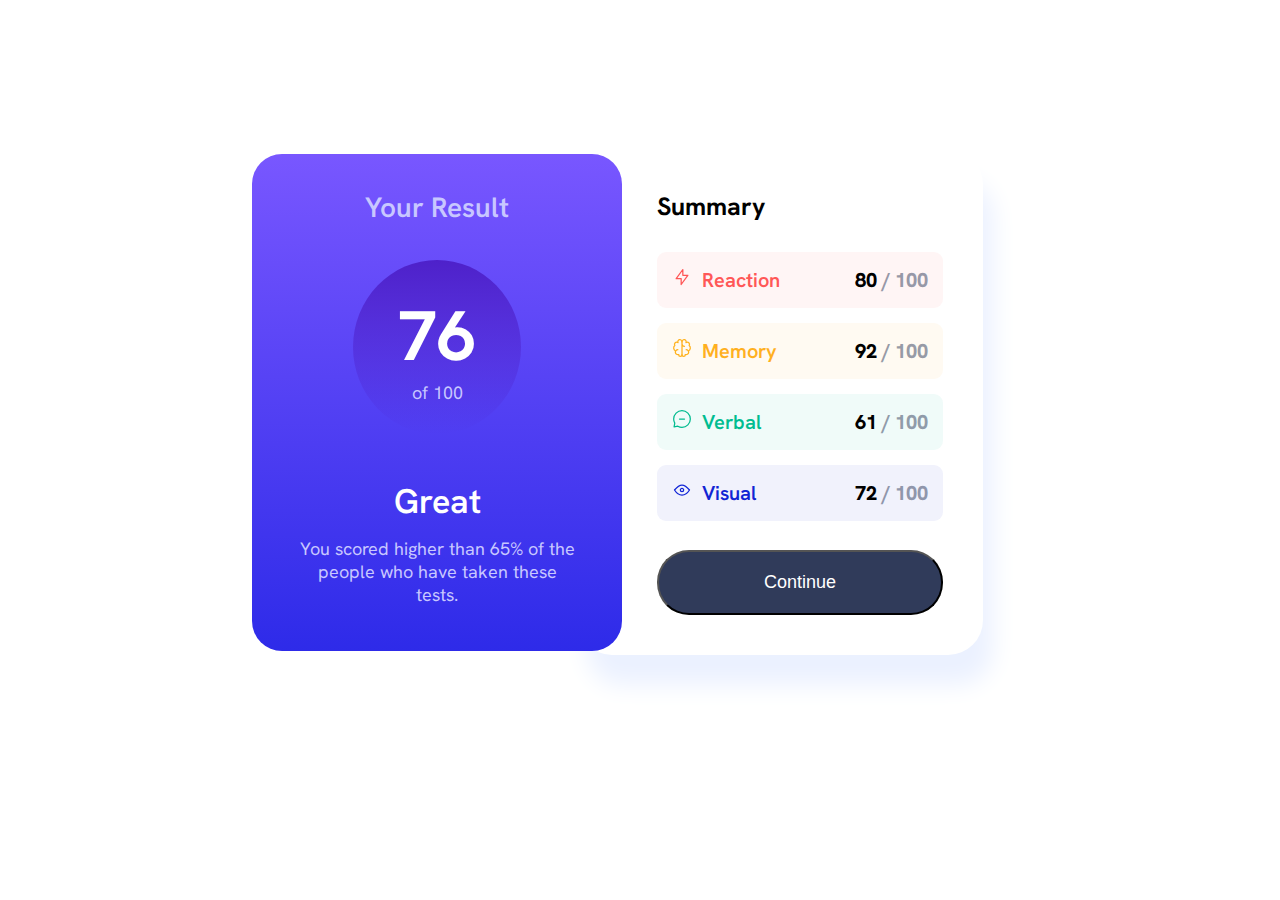
<file: index.html>
<!DOCTYPE html>
<html lang="en">
<head>
  <meta charset="UTF-8">
  <meta name="viewport" content="width=device-width, initial-scale=1.0"> <!-- displays site properly based on user's device -->

  <link rel="icon" type="image/png" sizes="32x32" href="./assets/images/favicon-32x32.png">
  
  <title>Frontend Mentor | Results summary component</title>

  <!-- Feel free to remove these styles or customise in your own stylesheet 👍 -->
   <link rel="stylesheet" href="style.css">
  
</head>
<body>
<div class="container">
  <div class="result">
    <h3>Your Result</h3>
    <div class="circle">
      <p><span class="total-score">76</span> of 100</p>
      

    </div>
    
    <div class="percentile-div">
      <p class="great">Great</p>
      <p class="percentile">You scored higher than 65% of the people who have taken these tests.</p>
    </div>
    
  </div>

  <div class="summary">
    <h2>Summary</h2>
    <div class="summary-items-div">
      <div class="summary-item">
        <div class="flex-group">
      <svg xmlns="http://www.w3.org/2000/svg" width="20" height="20" fill="none" viewBox="0 0 20 20"><path stroke="#F55" stroke-linecap="round" stroke-linejoin="round" stroke-width="1.25" d="M10.833 8.333V2.5l-6.666 9.167h5V17.5l6.666-9.167h-5Z"/></svg>
  
           <p class="summary-item-title">Reaction</p>
        </div>
        <p class="summary-item-score"><span>80</span> / 100</p>
        
  
      </div>
      <div class="summary-item">
        <div class="flex-group">
          <svg xmlns="http://www.w3.org/2000/svg" width="20" height="20" fill="none" viewBox="0 0 20 20"><path stroke="#FFB21E" stroke-linecap="round" stroke-linejoin="round" stroke-width="1.25" d="M5.833 11.667a2.5 2.5 0 1 0 .834 4.858"/><path stroke="#FFB21E" stroke-linecap="round" stroke-linejoin="round" stroke-width="1.25" d="M3.553 13.004a3.333 3.333 0 0 1-.728-5.53m.025-.067a2.083 2.083 0 0 1 2.983-2.824m.199.054A2.083 2.083 0 1 1 10 3.75v12.917a1.667 1.667 0 0 1-3.333 0M10 5.833a2.5 2.5 0 0 0 2.5 2.5m1.667 3.334a2.5 2.5 0 1 1-.834 4.858"/><path stroke="#FFB21E" stroke-linecap="round" stroke-linejoin="round" stroke-width="1.25" d="M16.447 13.004a3.334 3.334 0 0 0 .728-5.53m-.025-.067a2.083 2.083 0 0 0-2.983-2.824M10 3.75a2.085 2.085 0 0 1 2.538-2.033 2.084 2.084 0 0 1 1.43 2.92m-.635 12.03a1.667 1.667 0 0 1-3.333 0"/></svg>
  
           <p class="summary-item-title">Memory</p>
        </div>
        <p class="summary-item-score"><span>92</span> / 100</p>
        
  
      </div>
      <div class="summary-item">
        <div class="flex-group">
          <svg xmlns="http://www.w3.org/2000/svg" width="20" height="20" fill="none" viewBox="0 0 20 20"><path stroke="#00BB8F" stroke-linecap="round" stroke-linejoin="round" stroke-width="1.25" d="M7.5 10h5M10 18.333A8.333 8.333 0 1 0 1.667 10c0 1.518.406 2.942 1.115 4.167l-.699 3.75 3.75-.699A8.295 8.295 0 0 0 10 18.333Z"/></svg>
  
           <p class="summary-item-title">Verbal</p>
        </div>
        <p class="summary-item-score"><span>61</span> / 100</p>
        
  
      </div>
      <div class="summary-item">
        <div class="flex-group">
          <svg xmlns="http://www.w3.org/2000/svg" width="20" height="20" fill="none" viewBox="0 0 20 20"><path stroke="#1125D6" stroke-linecap="round" stroke-linejoin="round" stroke-width="1.25" d="M10 11.667a1.667 1.667 0 1 0 0-3.334 1.667 1.667 0 0 0 0 3.334Z"/><path stroke="#1125D6" stroke-linecap="round" stroke-linejoin="round" stroke-width="1.25" d="M17.5 10c-1.574 2.492-4.402 5-7.5 5s-5.926-2.508-7.5-5C4.416 7.632 6.66 5 10 5s5.584 2.632 7.5 5Z"/></svg>
  
           <p class="summary-item-title">Visual</p>
        </div>
        <p class="summary-item-score"><span>72</span> / 100</p>
        
  
      </div>
    </div>
    
    <button>Continue</button>
  </div>


  </div>
 <!-- <div class="attribution">
    Challenge by <a href="https://www.frontendmentor.io?ref=challenge" target="_blank">Frontend Mentor</a>. 
    Coded by <a href="#">Huzaifa Gohar</a>. 
    </div>-->
  
</body>
</html>
</file>
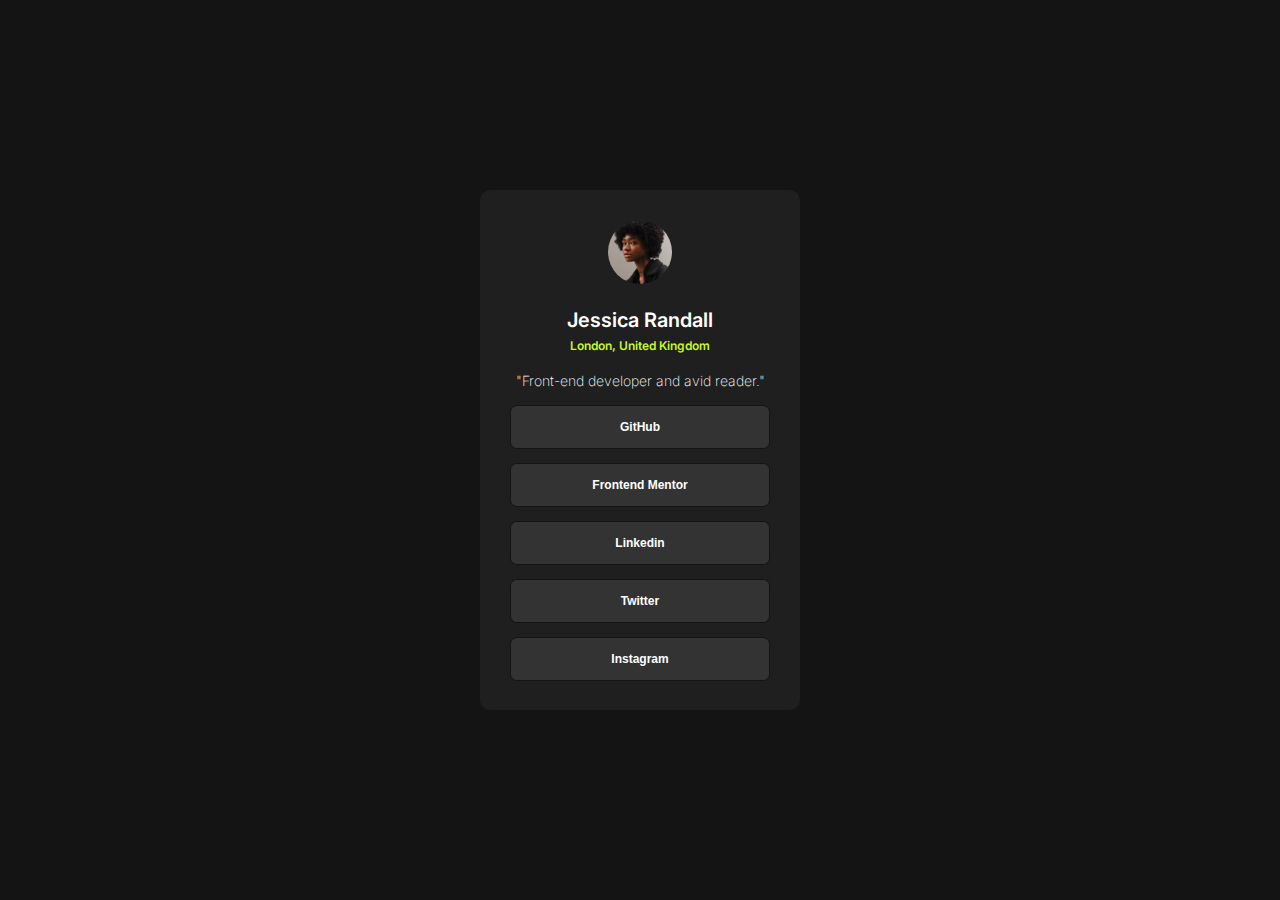
<file: social-links/index.html>
<!DOCTYPE html>
<html lang="en">
<head>
    <meta charset="UTF-8">
    <meta name="viewport" content="width=device-width, initial-scale=1.0">
    <title>Document</title>
    <link rel="stylesheet" href="social-links.css">
    <link rel="preconnect" href="https://fonts.googleapis.com">
<link rel="preconnect" href="https://fonts.gstatic.com" crossorigin>
<link href="https://fonts.googleapis.com/css2?family=Inter:wght@100..900&display=swap" rel="stylesheet">

</head>
<body>
    <div class="background" >
       
      <div class="container">
        
            <img class="profile-picture" src="assets/images/avatar-jessica.jpeg" >
            <p class="name">Jessica Randall</p>
            <p class="location">London, United Kingdom</p>
            <p class="description">"Front-end developer and avid reader."</p>
            <div class="grid">
            <button>GitHub</button>
            <button>Frontend Mentor</button>
            <button>Linkedin</button>
            <button>Twitter</button>
            <button>Instagram</button>
        </div> 
      </div> 
    </div>
    
</body>
</html>
</file>
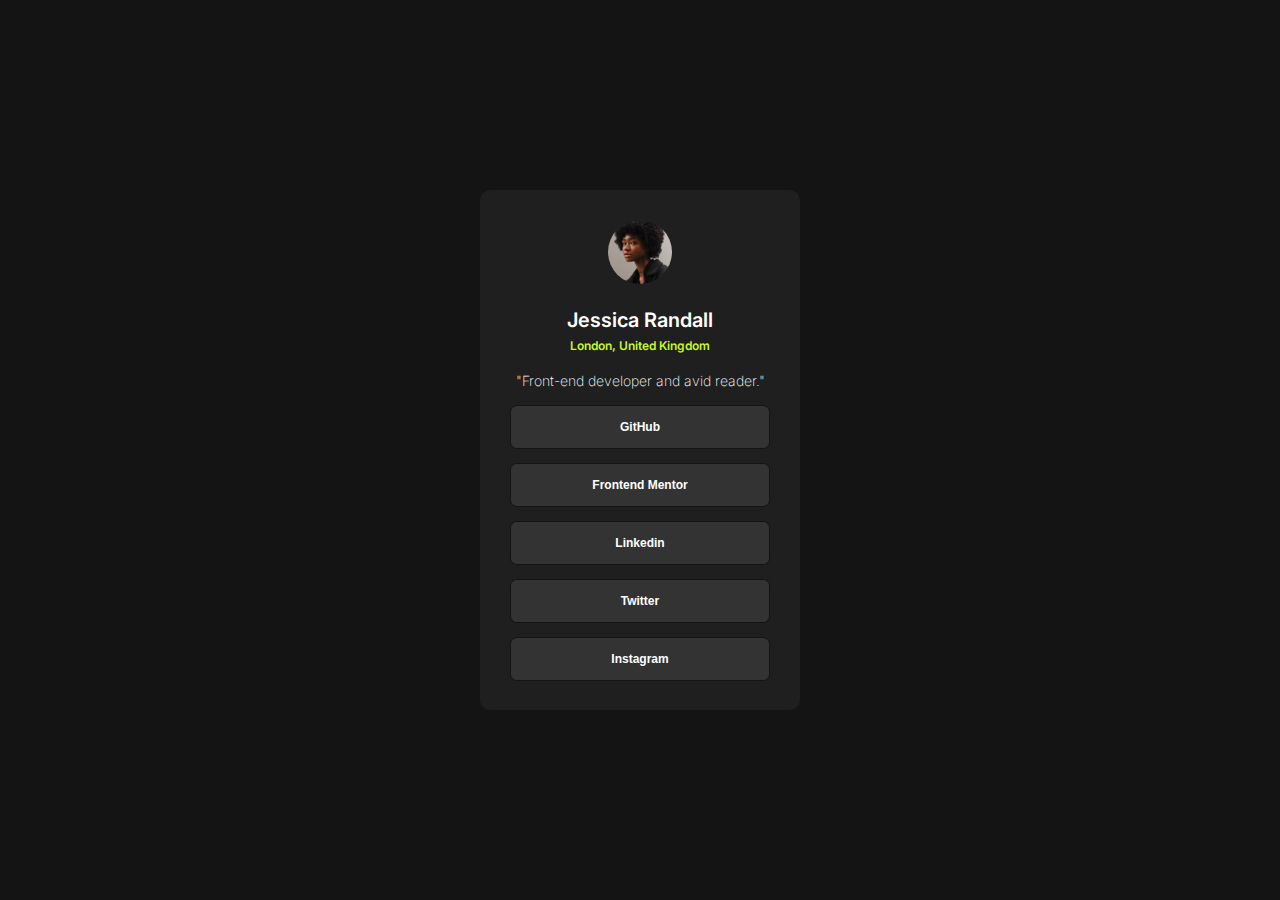
<file: social-links.html>
<!DOCTYPE html>
<html lang="en">
<head>
    <meta charset="UTF-8">
    <meta name="viewport" content="width=device-width, initial-scale=1.0">
    <title>Document</title>
    <link rel="stylesheet" href="social-links.css">
    <link rel="preconnect" href="https://fonts.googleapis.com">
<link rel="preconnect" href="https://fonts.gstatic.com" crossorigin>
<link href="https://fonts.googleapis.com/css2?family=Inter:wght@100..900&display=swap" rel="stylesheet">

</head>
<body>
    <div class="background" >
       
      <div class="container">
        
            <img class="profile-picture" src="assets/images/avatar-jessica.jpeg" >
            <p class="name">Jessica Randall</p>
            <p class="location">London, United Kingdom</p>
            <p class="description">"Front-end developer and avid reader."</p>
            <div class="grid">
            <button>GitHub</button>
            <button>Frontend Mentor</button>
            <button>Linkedin</button>
            <button>Twitter</button>
            <button>Instagram</button>
        </div> 
      </div> 
    </div>
    
</body>
</html>
</file>
<file: style.css>
@import url('https://fonts.googleapis.com/css2?family=Hanken+Grotesk:ital,wght@0,100..900;1,100..900&display=swap');

* {
    box-sizing: border-box;
    margin: 0;
    padding: 0;
}

body {
    font-family: 'Hanken Grotesk' ;
    font-size: 18px;
    
}
.container {
    max-width: 1440px;
    margin: 150px auto;
    display: flex;
    justify-content: center;
    align-items: center;
    


    

}

.result {
    padding: 35px;
    background: linear-gradient(to bottom, hsl(252, 100%, 67%),hsl(241, 81%, 54%));
    color: white;
    display: flex;
    flex-direction: column;
    align-items: center;
    justify-content: center;
    gap: 35px;
    border-radius: 30px;
    width: 370px;
    margin: -45px;
    z-index: 100;
    height: 100%;
    
    
    

}
.result h3 {
   font-weight: 600; 
   font-size: 28px;
   color: hsla(241, 100%, 89%);
}
.result .circle {
    background: linear-gradient(to bottom,  hsla(256, 72%, 46%, 1),hsla(241, 72%, 46%, 0));
   
   padding:30px 45px;
    border:none  1px solid;
    border-radius: 50%;
}


.circle span {
    display: block;
    font-size: 70px;
    font-weight: bold;
    color: white;
    
}

.circle p {
   
    color: hsla(241, 100%, 89%); 
}

.result .percentile-div {
    display: flex;
    flex-direction: column;
    gap: 14px;
    margin: 10px;
    
}

.great {
    font-size: 34px;
    font-weight: 600;
}
.percentile {
    color:hsl(241, 100%, 89%) ;
}

      

p{
    text-align: center;
}
.summary {
    padding: 40px;
    padding-left: 80px;
    display: flex;
    flex-direction: column;
    justify-content: center;
    box-shadow: 10px 30px 24px 0px hsla(221, 100%, 96%,1) ;

    
    gap: 29px;
    border-radius: 35px;
    
    
    height: 100%;

    
    

}
.summary h2 {
    font-size: 25px;

}
.summary-items-div {
    display: flex;
    flex-direction: column;
    gap: 15px;
    
    
    
}
.summary .summary-item {
    display: flex;
    justify-content: space-between;
    padding: 15px;
    border-radius: 9px;
    gap:75px ;
  }

  .summary .flex-group {
    display: flex;
    gap: 10px;
    
}


  .summary-item-title {
  font-size: 20px;
  font-weight: 600;
  

  }

  .summary-item-score {
    font-weight: 800;
    color: hsla(224, 30%, 27%,0.5) ;
    font-size: 20px;
    
  }
  .summary-item-score span{
    color: black;
  }



.summary-item:nth-of-type(1) {
    background-color:hsla(0, 100%, 67%,6%) ;
     color:hsl(0, 100%, 67%);

}

.summary-item:nth-of-type(2) {
    background-color:hsla(39, 100%, 56%,6%) ;
     color:hsl(39, 100%, 56%);
}

.summary-item:nth-of-type(3) {
    background-color:hsla(166, 100%, 37%,6%) ;
     color:hsl(166, 100%, 37%);
}

.summary-item:nth-of-type(4) {
    background-color:hsla(234, 85%, 45%,6%) ;
     color:hsl(234, 85%, 45%);
}








button {
 padding:20px ; 
 border-radius: 32px;
 background-color:hsl(224, 30%, 27%);
 color: white;
 font-size: 18px;
 font-weight: 500;


}

@media (max-width:768px) {
   .attribution {
    display: none;
   }

   .container{
    flex-direction: column;
    max-width: 768px;
    margin: 0;
    
   }
   .result{
    margin: 0;
    
   }
   .summary {
    border: 1px solid;
    
    max-width: 768px;

   }
   .summary-item {
    padding: 1px;
   }

   
}
</file>
<file: social-links/social-links.css>
* {
    margin: 0;
    padding: 0;
    box-sizing: border-box;
  }
  body{
    font-family: "Inter" ,sans-serif;
    height:100vh;
  }

  :root {
    --green: hsl(75, 94%, 57%);
    --white:hsl(0, 0%, 100%);
    --grey:hsl(0, 0%, 20%);
    --dark-grey: hsl(0, 0%, 12%);
    --off-black: hsl(0, 0%, 8%);
    
  }

  .background{
    width:100%;
    height:100%;
    background-color :var(--off-black);
    display:flex;
    align-items: center;
    justify-content: center;
  }
  .container{
    
    height: 520px;
    width:320px;
    
    background-color:var(--dark-grey);
    
    display:flex;
    flex-direction:column;
    align-items: center;
    padding:30px;
    border-radius: 10px;
    
    

  }

  .profile-picture{
    border-radius:50%;
    width:4em;
    object-fit:cover;
    margin-bottom:24px;
  }
  p.name{
    color:var(--white);
    font-weight:600;
    font-size:20px;
    margin-bottom: 6px;
  }
  p.location{
    color:var(--green);
    font-size: 12px;
    font-weight: 600;
    margin-bottom: 19px;

  }
  p.description {
    font-size:14px;
    font-weight: 200;
    color:var(--white);
    margin-bottom: 16px;
    

  }

 
  
  
 .grid{
    display: grid;
    grid-template-columns:1;
    grid-template-rows: 5;
    width:100%;
    row-gap:14px ;
 }

 button{
    padding-top: 14px;
    padding-bottom:14px ;
    background-color:var(--grey) ;
    color:var(--white);
    font-weight: 600;
    border:1px solid   hsl(0, 0%, 8%);
    border-radius:7px;
    font-size:12px;
    transition: background-color 0.3s ease;
 }

 button:hover {
  cursor:pointer;
  background-color:hsl(90, 64%, 74%) ;
  color: black;
 }
</file>
<file: social-links.css>
* {
    margin: 0;
    padding: 0;
    box-sizing: border-box;
  }
  body{
    font-family: "Inter" ,sans-serif;
    height:100vh;
  }

  :root {
    --green: hsl(75, 94%, 57%);
    --white:hsl(0, 0%, 100%);
    --grey:hsl(0, 0%, 20%);
    --dark-grey: hsl(0, 0%, 12%);
    --off-black: hsl(0, 0%, 8%);
    
  }

  .background{
    width:100%;
    height:100%;
    background-color :var(--off-black);
    display:flex;
    align-items: center;
    justify-content: center;
  }
  .container{
    
    height: 520px;
    width:320px;
    
    background-color:var(--dark-grey);
    
    display:flex;
    flex-direction:column;
    align-items: center;
    padding:30px;
    border-radius: 10px;
    
    

  }

  .profile-picture{
    border-radius:50%;
    width:4em;
    object-fit:cover;
    margin-bottom:24px;
  }
  p.name{
    color:var(--white);
    font-weight:600;
    font-size:20px;
    margin-bottom: 6px;
  }
  p.location{
    color:var(--green);
    font-size: 12px;
    font-weight: 600;
    margin-bottom: 19px;

  }
  p.description {
    font-size:14px;
    font-weight: 200;
    color:var(--white);
    margin-bottom: 16px;
    

  }

 
  
  
 .grid{
    display: grid;
    grid-template-columns:1;
    grid-template-rows: 5;
    width:100%;
    row-gap:14px ;
 }

 button{
    padding-top: 14px;
    padding-bottom:14px ;
    background-color:var(--grey) ;
    color:var(--white);
    font-weight: 600;
    border:1px solid   hsl(0, 0%, 8%);
    border-radius:7px;
    font-size:12px;
 }

 button:hover {
  cursor:pointer;
  background-color:hsl(0, 1%, 37%) ;
 }
</file>
